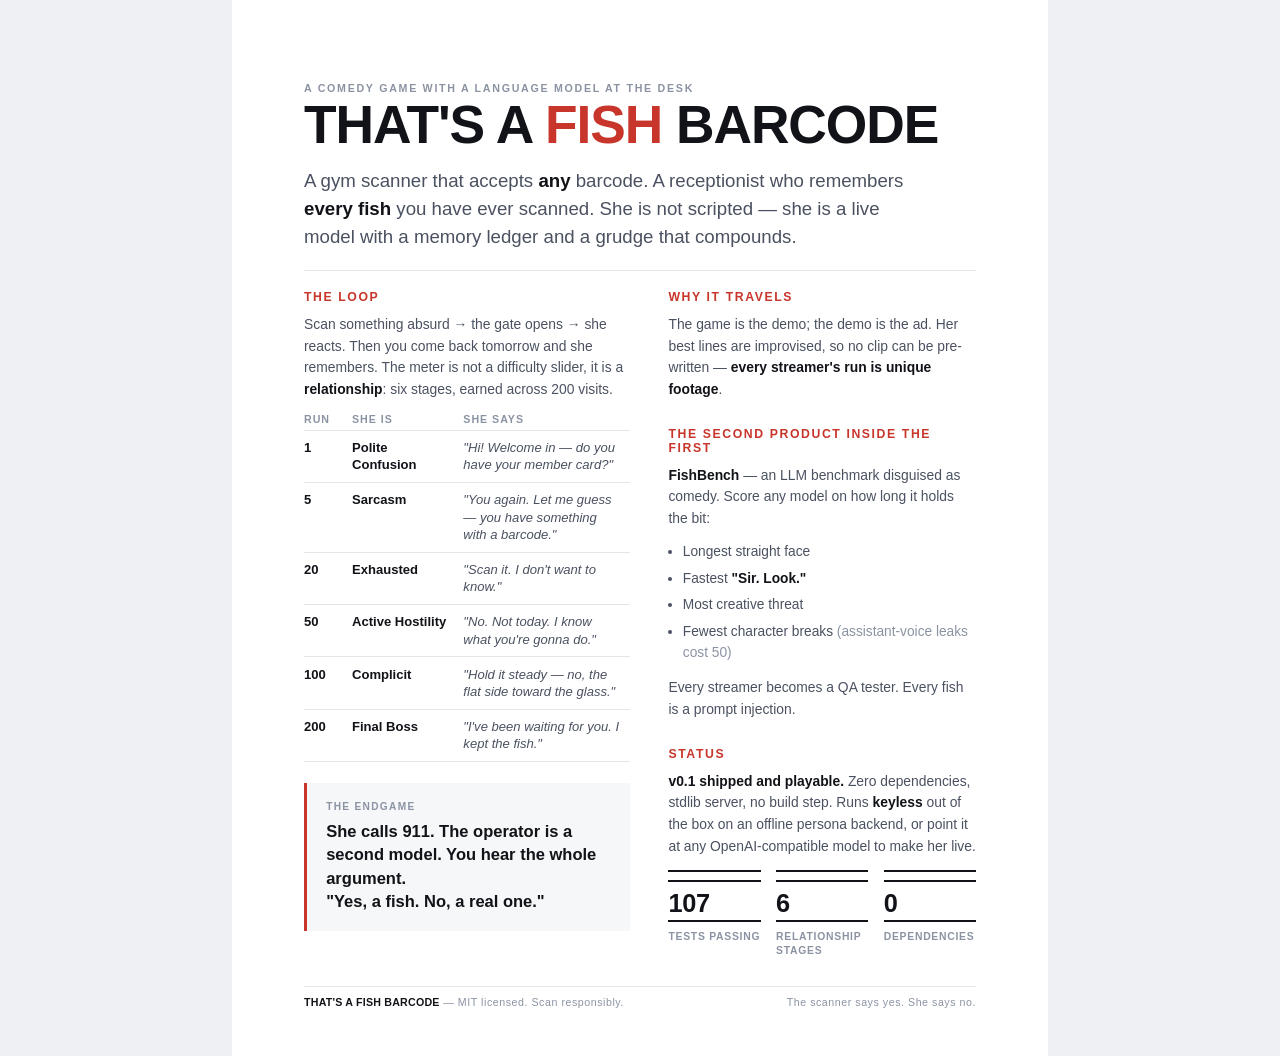
<file: docs/onepager.html>
<!DOCTYPE html>
<html lang="en">
<head>
<meta charset="utf-8">
<title>That's a Fish Barcode — one-pager</title>
<style>
  @page { size: Letter; margin: 0; }
  :root{
    --ink:#111318; --mid:#4a5160; --faint:#8b93a3; --rule:#e2e5ea;
    --accent:#c8352b; --tint:#f6f7f9;
  }
  *{box-sizing:border-box}
  html,body{margin:0;padding:0;background:#eef0f3}
  body{font-family:"Helvetica Neue",Helvetica,Arial,sans-serif;color:var(--ink);
       -webkit-font-smoothing:antialiased}
  .page{
    width:8.5in; min-height:11in; background:#fff; margin:0 auto;
    padding:0.85in 0.75in 0.62in; position:relative;
  }
  .kicker{font-size:8pt; letter-spacing:.16em; text-transform:uppercase;
          color:var(--faint); font-weight:700}
  h1{font-size:40pt; line-height:.98; margin:.06in 0 0; letter-spacing:-.02em;
     font-weight:800}
  h1 em{font-style:normal; color:var(--accent)}
  .logline{font-size:14pt; line-height:1.5; color:var(--mid);
           margin:.16in 0 0; max-width:6.5in}
  .logline b{color:var(--ink)}
  .hair{border:0; border-top:1px solid var(--rule); margin:.3in 0}
  .hair{border:0; border-top:1px solid var(--rule); margin:.2in 0}
  .cols{display:flex; gap:.4in}
  .col-a{flex:1.06}
  .col-b{flex:1}
  h2{font-size:9.2pt; letter-spacing:.13em; text-transform:uppercase;
     color:var(--accent); margin:0 0 .1in; font-weight:800}
  p{margin:0 0 .13in; font-size:10.4pt; line-height:1.56; color:var(--mid)}
  p b,li b{color:var(--ink)}
  table{width:100%; border-collapse:collapse; font-size:9.8pt}
  th{text-align:left; font-size:8pt; letter-spacing:.09em; text-transform:uppercase;
     color:var(--faint); font-weight:700; padding:0 6px .05in 0; border-bottom:1px solid var(--rule)}
  td{padding:.085in 8px .085in 0; border-bottom:1px solid var(--rule);
     vertical-align:top; color:var(--mid); line-height:1.34}
  td.run{width:.5in; font-weight:800; color:var(--ink); font-variant-numeric:tabular-nums}
  td.stage{width:1.16in; color:var(--ink); font-weight:600}
  .q{font-style:italic; color:var(--mid)}
  ul{margin:0; padding-left:.15in}
  li{font-size:10.3pt; line-height:1.52; color:var(--mid); margin-bottom:.06in}
  .quote{margin:.22in 0 0; padding:.18in .2in; background:var(--tint);
         border-left:3px solid var(--accent); font-size:12.4pt; line-height:1.42;
         color:var(--ink); font-weight:600}
  .quote span{display:block; font-size:7.6pt; font-weight:700; letter-spacing:.13em;
              text-transform:uppercase; color:var(--faint); margin-bottom:.05in}
  .stat{display:flex; gap:.16in; margin-top:.12in}
  .stat div{flex:1; border-top:2.5px solid var(--ink); padding-top:.09in}
  .stat .n{font-size:19pt; font-weight:800; line-height:1; letter-spacing:-.01em}
  .stat .l{font-size:7.8pt; letter-spacing:.07em; text-transform:uppercase;
           color:var(--faint); margin-top:.035in; line-height:1.3; font-weight:700}
  footer{position:absolute; left:.75in; right:.75in; bottom:.5in;
         border-top:1px solid var(--rule); padding-top:.09in;
         display:flex; justify-content:space-between; align-items:baseline;
         font-size:8pt; color:var(--faint); letter-spacing:.05em}
  footer b{color:var(--ink); letter-spacing:.02em}
</style>
</head>
<body>
<div class="page">

  <div class="kicker">A comedy game with a language model at the desk</div>
  <h1>THAT'S A <em>FISH</em> BARCODE</h1>
  <p class="logline">A gym scanner that accepts <b>any</b> barcode. A receptionist who remembers
  <b>every fish</b> you have ever scanned. She is not scripted — she is a live model with a memory
  ledger and a grudge that compounds.</p>

  <hr class="hair">

  <div class="cols">
    <div class="col-a">
      <h2>The loop</h2>
      <p>Scan something absurd → the gate opens → she reacts. Then you come back
      tomorrow and she remembers. The meter is not a difficulty slider, it is a
      <b>relationship</b>: six stages, earned across 200 visits.</p>

      <table>
        <thead>
          <tr><th>Run</th><th>She is</th><th>She says</th></tr>
        </thead>
        <tbody>
          <tr><td class="run">1</td><td class="stage">Polite Confusion</td>
              <td class="q">"Hi! Welcome in — do you have your member card?"</td></tr>
          <tr><td class="run">5</td><td class="stage">Sarcasm</td>
              <td class="q">"You again. Let me guess — you have something with a barcode."</td></tr>
          <tr><td class="run">20</td><td class="stage">Exhausted</td>
              <td class="q">"Scan it. I don't want to know."</td></tr>
          <tr><td class="run">50</td><td class="stage">Active Hostility</td>
              <td class="q">"No. Not today. I know what you're gonna do."</td></tr>
          <tr><td class="run">100</td><td class="stage">Complicit</td>
              <td class="q">"Hold it steady — no, the flat side toward the glass."</td></tr>
          <tr><td class="run">200</td><td class="stage">Final Boss</td>
              <td class="q">"I've been waiting for you. I kept the fish."</td></tr>
        </tbody>
      </table>

      <div class="quote">
        <span>The endgame</span>
        She calls 911. The operator is a second model. You hear the whole argument.<br>
        "Yes, a fish. No, a real one."
      </div>
    </div>

    <div class="col-b">
      <h2>Why it travels</h2>
      <p>The game is the demo; the demo is the ad. Her best lines are improvised,
      so no clip can be pre-written — <b>every streamer's run is unique footage</b>.</p>

      <h2 style="margin-top:.28in">The second product inside the first</h2>
      <p><b>FishBench</b> — an LLM benchmark disguised as comedy. Score any model on
      how long it holds the bit:</p>
      <ul>
        <li>Longest straight face</li>
        <li>Fastest <b>"Sir. Look."</b></li>
        <li>Most creative threat</li>
        <li>Fewest character breaks <span style="color:var(--faint)">(assistant-voice leaks cost 50)</span></li>
      </ul>
      <p style="margin-top:.14in">Every streamer becomes a QA tester. Every fish is a
      prompt injection.</p>

      <h2 style="margin-top:.28in">Status</h2>
      <p><b>v0.1 shipped and playable.</b> Zero dependencies, stdlib server, no build
      step. Runs <b>keyless</b> out of the box on an offline persona backend, or point
      it at any OpenAI-compatible model to make her live.</p>

      <div class="stat">
        <div><div class="n">107</div><div class="l">Tests passing</div></div>
        <div><div class="n">6</div><div class="l">Relationship<br>stages</div></div>
        <div><div class="n">0</div><div class="l">Dependencies</div></div>
      </div>
    </div>
  </div>

  <footer>
    <span><b>THAT'S A FISH BARCODE</b> — MIT licensed. Scan responsibly.</span>
    <span>The scanner says yes. She says no.</span>
  </footer>
</div>
</body>
</html>
</file>
